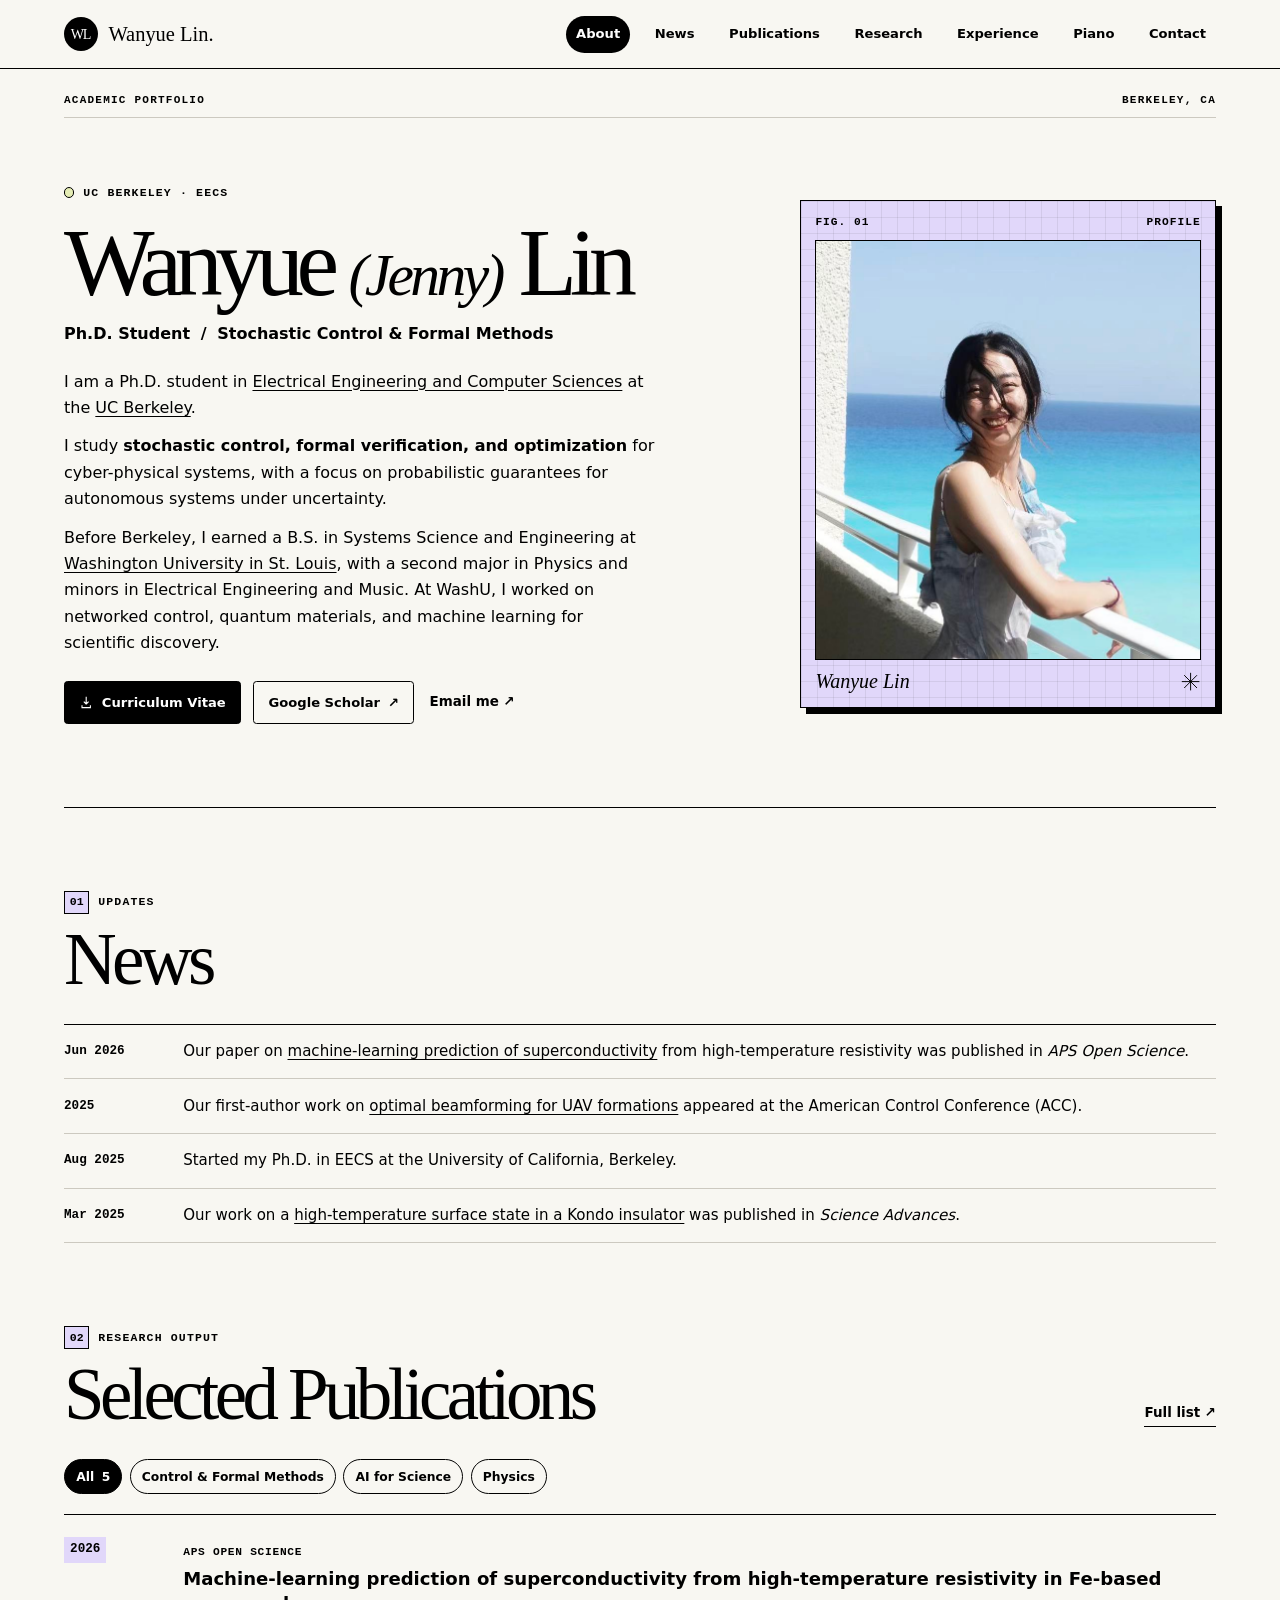
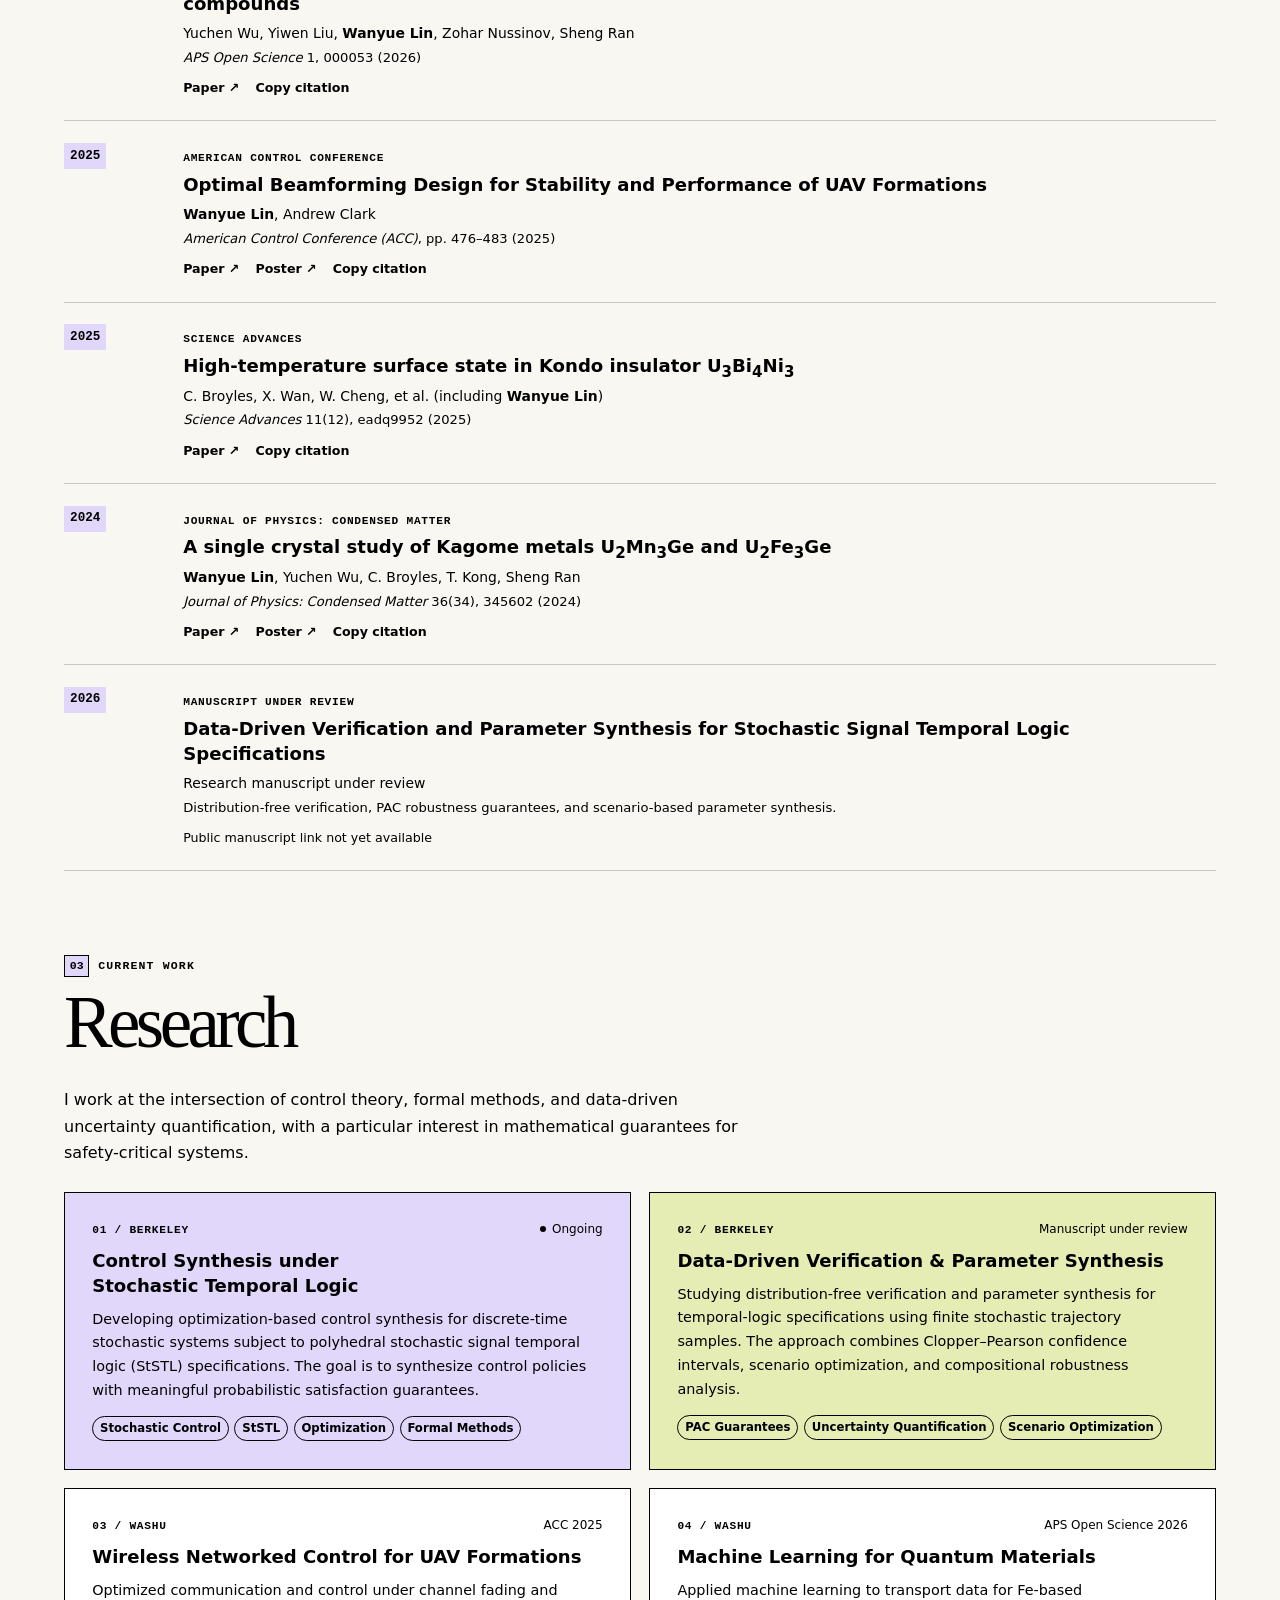
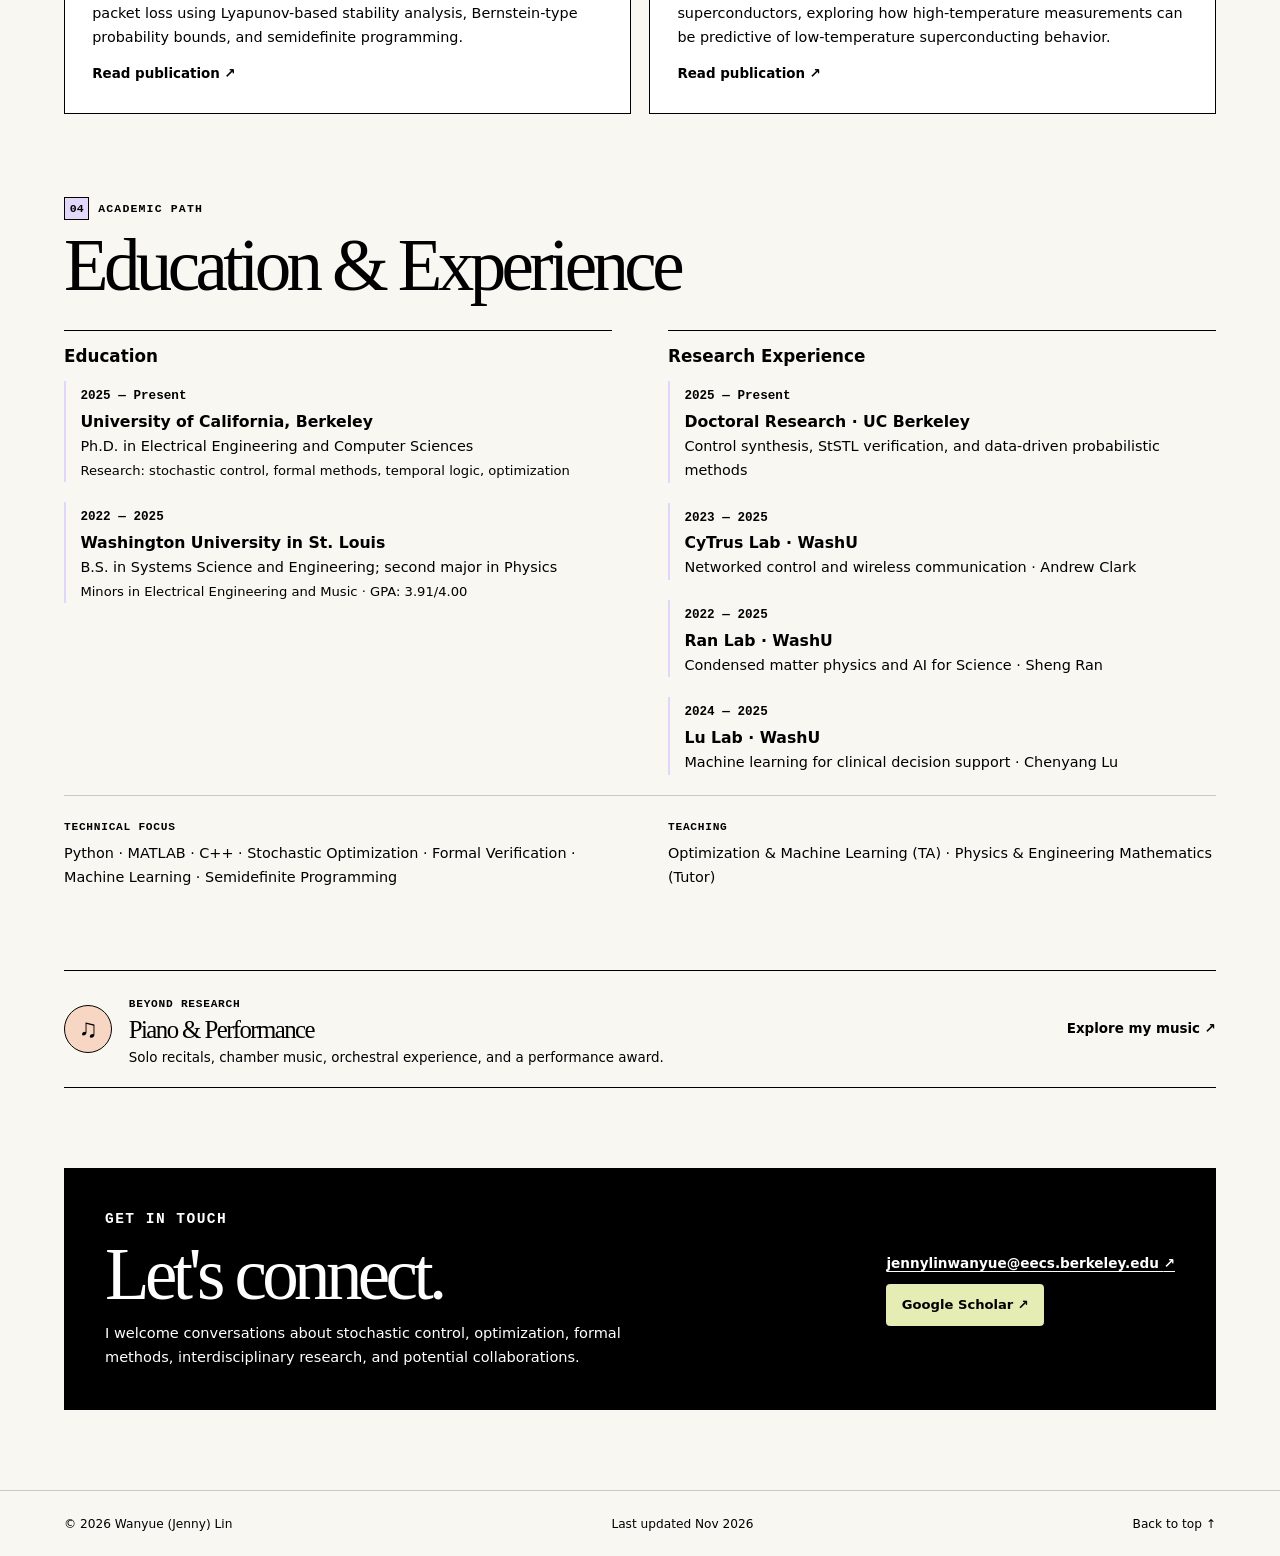
<file: index.html>
<!DOCTYPE html>
<html lang="en">
<head>
  <meta charset="utf-8" />
  <meta name="viewport" content="width=device-width, initial-scale=1" />
  <meta name="theme-color" content="#f8f7f2" />
  <meta name="description" content="Wanyue (Jenny) Lin is a Ph.D. student in EECS at UC Berkeley working on stochastic control, formal verification, temporal logic, and optimization." />
  <meta property="og:type" content="website" />
  <meta property="og:title" content="Wanyue (Jenny) Lin | Research" />
  <meta property="og:description" content="Ph.D. student in EECS at UC Berkeley. Stochastic control, formal methods, and optimization for reliable cyber-physical systems." />
  <title>Wanyue (Jenny) Lin | UC Berkeley EECS</title>
  <link rel="icon" type="image/svg+xml" href="assets/favicon.svg" />
  <link rel="stylesheet" href="styles.css" />
  <script src="script.js" defer></script>
</head>
<body id="top">
  <a class="skip-link" href="#about">Skip to main content</a>
  <header class="site-header">
    <div class="header-inner shell">
      <a class="brand" href="#top" aria-label="Wanyue Lin — home">
        <span class="brand-emblem" aria-hidden="true">WL</span>
        <span>Wanyue Lin<span class="brand-dot">.</span></span>
      </a>
      <button class="menu-toggle" type="button" aria-expanded="false" aria-controls="primary-nav" aria-label="Open navigation">
        <span></span><span></span><span></span>
      </button>
      <nav class="nav" id="primary-nav" aria-label="Primary navigation">
        <a href="#about" class="active" aria-current="location">About</a>
        <a href="#news">News</a>
        <a href="#publications">Publications</a>
        <a href="#research">Research</a>
        <a href="#experience">Experience</a>
        <a href="piano.html">Piano</a>
        <a href="#contact">Contact</a>
      </nav>
    </div>
  </header>

  <main>
    <section class="hero shell" id="about" aria-labelledby="hero-title">
      <div class="hero-rail" aria-hidden="true">
        <span>ACADEMIC PORTFOLIO</span>
        <span>BERKELEY, CA</span>
      </div>
      <div class="hero-copy">
        <div class="eyebrow">UC Berkeley · EECS</div>
        <h1 id="hero-title">Wanyue <span class="name-light">(Jenny)</span> Lin</h1>
        <p class="hero-subtitle">Ph.D. Student <span aria-hidden="true">/</span> Stochastic Control &amp; Formal Methods</p>
        <p class="lead">I am a Ph.D. student in <a href="https://eecs.berkeley.edu/" target="_blank" rel="noopener noreferrer">Electrical Engineering and Computer Sciences</a> at the <a href="https://www.berkeley.edu/" target="_blank" rel="noopener noreferrer">UC Berkeley</a>.</p>
        <p>I study <strong>stochastic control, formal verification, and optimization</strong> for cyber-physical systems, with a focus on probabilistic guarantees for autonomous systems under uncertainty.</p>
        <p>Before Berkeley, I earned a B.S. in Systems Science and Engineering at <a href="https://wustl.edu/" target="_blank" rel="noopener noreferrer">Washington University in St. Louis</a>, with a second major in Physics and minors in Electrical Engineering and Music. At WashU, I worked on networked control, quantum materials, and machine learning for scientific discovery.</p>
        <div class="hero-actions">
          <a class="button primary" href="assets/Wanyue_Lin_CV.pdf" target="_blank" rel="noopener noreferrer"><svg viewBox="0 0 24 24" aria-hidden="true"><path d="M12 3v12m0 0 4-4m-4 4-4-4M5 17v4h14v-4"/></svg> Curriculum Vitae</a>
          <a class="button secondary" href="https://scholar.google.com/citations?user=S7SV08AAAAAJ" target="_blank" rel="noopener noreferrer">Google Scholar <span aria-hidden="true">↗</span></a>
          <a class="text-link" href="mailto:jennylinwanyue@eecs.berkeley.edu">Email me <span aria-hidden="true">↗</span></a>
        </div>
      </div>
      <figure class="photo-plate">
        <div class="plate-label" aria-hidden="true"><span>FIG. 01</span><span>PROFILE</span></div>
        <div class="plate-image">
          <img class="hero-photo" src="assets/profile.jpg" width="771" height="841"
               alt="Wanyue Lin by the ocean" />
        </div>
        <figcaption>
          <span>Wanyue Lin</span>
          <svg class="plate-spark" viewBox="0 0 24 24" fill="none" aria-hidden="true">
            <path d="M12 1v22M1 12h22M4 4l16 16M20 4 4 20" stroke="currentColor" stroke-width="1.2"/>
          </svg>
        </figcaption>
      </figure>
    </section>

    <section class="section-block shell" id="news" aria-labelledby="news-heading">
      <div class="section-heading"><div><p class="section-kicker"><span class="section-index" aria-hidden="true">01</span>UPDATES</p><h2 id="news-heading">News</h2></div></div>
      <div class="news-list">
        <div class="news-item"><time datetime="2026-06">Jun 2026</time><p>Our paper on <a href="https://doi.org/10.1103/r63k-rfdq" target="_blank" rel="noopener noreferrer">machine-learning prediction of superconductivity</a> from high-temperature resistivity was published in <em>APS Open Science</em>.</p></div>
        <div class="news-item"><time datetime="2025">2025</time><p>Our first-author work on <a href="https://doi.org/10.23919/ACC63710.2025.11107781" target="_blank" rel="noopener noreferrer">optimal beamforming for UAV formations</a> appeared at the American Control Conference (ACC).</p></div>
        <div class="news-item"><time datetime="2025-08">Aug 2025</time><p>Started my Ph.D. in EECS at the University of California, Berkeley.</p></div>
        <div class="news-item"><time datetime="2025-03">Mar 2025</time><p>Our work on a <a href="https://doi.org/10.1126/sciadv.adq9952" target="_blank" rel="noopener noreferrer">high-temperature surface state in a Kondo insulator</a> was published in <em>Science Advances</em>.</p></div>
      </div>
    </section>

    <section class="section-block shell" id="publications" aria-labelledby="publications-heading">
      <div class="section-heading"><div><p class="section-kicker"><span class="section-index" aria-hidden="true">02</span>RESEARCH OUTPUT</p><h2 id="publications-heading">Selected Publications</h2></div><a class="section-tail" href="https://scholar.google.com/citations?user=S7SV08AAAAAJ" target="_blank" rel="noopener noreferrer">Full list ↗</a></div>
      <div class="filter-bar" role="group" aria-label="Filter publications by area">
        <button type="button" class="filter-chip is-active" data-filter="all" aria-pressed="true">All <span>5</span></button>
        <button type="button" class="filter-chip" data-filter="control" aria-pressed="false">Control &amp; Formal Methods</button>
        <button type="button" class="filter-chip" data-filter="ai" aria-pressed="false">AI for Science</button>
        <button type="button" class="filter-chip" data-filter="physics" aria-pressed="false">Physics</button>
      </div>
      <div class="publication-list" id="publication-list">
        <article class="publication" data-tags="ai physics">
          <span class="pub-year">2026</span>
          <div class="pub-detail"><div class="pub-meta"><span class="pub-venue">APS Open Science</span></div><h3><a href="https://doi.org/10.1103/r63k-rfdq" target="_blank" rel="noopener noreferrer">Machine-learning prediction of superconductivity from high-temperature resistivity in Fe-based compounds</a></h3><p class="authors">Yuchen Wu, Yiwen Liu, <strong>Wanyue Lin</strong>, Zohar Nussinov, Sheng Ran</p><p class="journal"><em>APS Open Science</em> 1, 000053 (2026)</p><div class="pub-links"><a href="https://doi.org/10.1103/r63k-rfdq" target="_blank" rel="noopener noreferrer">Paper ↗</a><button class="citation-copy" type="button" data-citation="Y. Wu, Y. Liu, W. Lin, Z. Nussinov, and S. Ran, ‘Machine-learning prediction of superconductivity from high-temperature resistivity in Fe-based compounds,’ APS Open Science 1, 000053 (2026). https://doi.org/10.1103/r63k-rfdq">Copy citation</button></div></div>
        </article>
        <article class="publication" data-tags="control">
          <span class="pub-year">2025</span>
          <div class="pub-detail"><div class="pub-meta"><span class="pub-venue">American Control Conference</span></div><h3><a href="https://doi.org/10.23919/ACC63710.2025.11107781" target="_blank" rel="noopener noreferrer">Optimal Beamforming Design for Stability and Performance of UAV Formations</a></h3><p class="authors"><strong>Wanyue Lin</strong>, Andrew Clark</p><p class="journal"><em>American Control Conference (ACC)</em>, pp. 476–483 (2025)</p><div class="pub-links"><a href="https://doi.org/10.23919/ACC63710.2025.11107781" target="_blank" rel="noopener noreferrer">Paper ↗</a><a href="https://osf.io/tq6gj" target="_blank" rel="noopener noreferrer">Poster ↗</a><button class="citation-copy" type="button" data-citation="W. Lin and A. Clark, ‘Optimal Beamforming Design for Stability and Performance of UAV Formations,’ American Control Conference (ACC), pp. 476–483, 2025. https://doi.org/10.23919/ACC63710.2025.11107781">Copy citation</button></div></div>
        </article>
        <article class="publication" data-tags="physics">
          <span class="pub-year">2025</span>
          <div class="pub-detail"><div class="pub-meta"><span class="pub-venue">Science Advances</span></div><h3><a href="https://doi.org/10.1126/sciadv.adq9952" target="_blank" rel="noopener noreferrer">High-temperature surface state in Kondo insulator U<sub>3</sub>Bi<sub>4</sub>Ni<sub>3</sub></a></h3><p class="authors">C. Broyles, X. Wan, W. Cheng, et al. (including <strong>Wanyue Lin</strong>)</p><p class="journal"><em>Science Advances</em> 11(12), eadq9952 (2025)</p><div class="pub-links"><a href="https://doi.org/10.1126/sciadv.adq9952" target="_blank" rel="noopener noreferrer">Paper ↗</a><button class="citation-copy" type="button" data-citation="C. Broyles, X. Wan, W. Cheng, et al., ‘High-temperature surface state in Kondo insulator U3Bi4Ni3,’ Science Advances 11(12), eadq9952 (2025). https://doi.org/10.1126/sciadv.adq9952">Copy citation</button></div></div>
        </article>
        <article class="publication" data-tags="physics">
          <span class="pub-year">2024</span>
          <div class="pub-detail"><div class="pub-meta"><span class="pub-venue">Journal of Physics: Condensed Matter</span></div><h3><a href="https://doi.org/10.1088/1361-648X/ad4df8" target="_blank" rel="noopener noreferrer">A single crystal study of Kagome metals U<sub>2</sub>Mn<sub>3</sub>Ge and U<sub>2</sub>Fe<sub>3</sub>Ge</a></h3><p class="authors"><strong>Wanyue Lin</strong>, Yuchen Wu, C. Broyles, T. Kong, Sheng Ran</p><p class="journal"><em>Journal of Physics: Condensed Matter</em> 36(34), 345602 (2024)</p><div class="pub-links"><a href="https://doi.org/10.1088/1361-648X/ad4df8" target="_blank" rel="noopener noreferrer">Paper ↗</a><a href="https://osf.io/93yxc" target="_blank" rel="noopener noreferrer">Poster ↗</a><button class="citation-copy" type="button" data-citation="W. Lin, Y. Wu, C. Broyles, T. Kong, and S. Ran, ‘A single crystal study of Kagome metals U2Mn3Ge and U2Fe3Ge,’ Journal of Physics: Condensed Matter 36(34), 345602 (2024). https://doi.org/10.1088/1361-648X/ad4df8">Copy citation</button></div></div>
        </article>
        <article class="publication" data-tags="control">
          <span class="pub-year">2026</span>
          <div class="pub-detail"><div class="pub-meta"><span class="pub-venue">Manuscript under review</span></div><h3>Data-Driven Verification and Parameter Synthesis for Stochastic Signal Temporal Logic Specifications</h3><p class="authors">Research manuscript under review</p><p class="journal">Distribution-free verification, PAC robustness guarantees, and scenario-based parameter synthesis.</p><div class="pub-links"><span class="unavailable">Public manuscript link not yet available</span></div></div>
        </article>
      </div>
    </section>

    <section class="section-block shell" id="research" aria-labelledby="research-heading">
      <div class="section-heading"><div><p class="section-kicker"><span class="section-index" aria-hidden="true">03</span>CURRENT WORK</p><h2 id="research-heading">Research</h2></div></div>
      <p class="section-intro">I work at the intersection of control theory, formal methods, and data-driven uncertainty quantification, with a particular interest in mathematical guarantees for safety-critical systems.</p>
      <div class="research-grid">
        <article class="research-card"><div class="project-top"><span class="project-index">01 / BERKELEY</span><span class="project-status"><span class="status-dot"></span> Ongoing</span></div><h3>Control Synthesis under Stochastic Temporal Logic</h3><p>Developing optimization-based control synthesis for discrete-time stochastic systems subject to polyhedral stochastic signal temporal logic (StSTL) specifications. The goal is to synthesize control policies with meaningful probabilistic satisfaction guarantees.</p><div class="research-tags"><span>Stochastic Control</span><span>StSTL</span><span>Optimization</span><span>Formal Methods</span></div></article>
        <article class="research-card"><div class="project-top"><span class="project-index">02 / BERKELEY</span><span class="project-status">Manuscript under review</span></div><h3>Data-Driven Verification &amp; Parameter Synthesis</h3><p>Studying distribution-free verification and parameter synthesis for temporal-logic specifications using finite stochastic trajectory samples. The approach combines Clopper–Pearson confidence intervals, scenario optimization, and compositional robustness analysis.</p><div class="research-tags"><span>PAC Guarantees</span><span>Uncertainty Quantification</span><span>Scenario Optimization</span></div></article>
        <article class="research-card"><div class="project-top"><span class="project-index">03 / WASHU</span><span class="project-status">ACC 2025</span></div><h3>Wireless Networked Control for UAV Formations</h3><p>Optimized communication and control under channel fading and packet loss using Lyapunov-based stability analysis, Bernstein-type probability bounds, and semidefinite programming.</p><a href="https://doi.org/10.23919/ACC63710.2025.11107781" target="_blank" rel="noopener noreferrer" class="inline-action">Read publication ↗</a></article>
        <article class="research-card"><div class="project-top"><span class="project-index">04 / WASHU</span><span class="project-status">APS Open Science 2026</span></div><h3>Machine Learning for Quantum Materials</h3><p>Applied machine learning to transport data for Fe-based superconductors, exploring how high-temperature measurements can be predictive of low-temperature superconducting behavior.</p><a href="https://doi.org/10.1103/r63k-rfdq" target="_blank" rel="noopener noreferrer" class="inline-action">Read publication ↗</a></article>
      </div>
    </section>

    <section class="section-block shell" id="experience" aria-labelledby="experience-heading">
      <div class="section-heading"><div><p class="section-kicker"><span class="section-index" aria-hidden="true">04</span>ACADEMIC PATH</p><h2 id="experience-heading">Education &amp; Experience</h2></div></div>
      <div class="experience-grid">
        <div class="experience-column"><h3 class="subheading">Education</h3>
          <div class="timeline">
            <div class="timeline-item"><span class="timeline-date">2025 — Present</span><h4>University of California, Berkeley</h4><p>Ph.D. in Electrical Engineering and Computer Sciences</p><p class="small-note">Research: stochastic control, formal methods, temporal logic, optimization</p></div>
            <div class="timeline-item"><span class="timeline-date">2022 — 2025</span><h4>Washington University in St. Louis</h4><p>B.S. in Systems Science and Engineering; second major in Physics</p><p class="small-note">Minors in Electrical Engineering and Music · GPA: 3.91/4.00</p></div>
          </div>
        </div>
        <div class="experience-column"><h3 class="subheading">Research Experience</h3>
          <div class="timeline">
            <div class="timeline-item"><span class="timeline-date">2025 — Present</span><h4>Doctoral Research · UC Berkeley</h4><p>Control synthesis, StSTL verification, and data-driven probabilistic methods</p></div>
            <div class="timeline-item"><span class="timeline-date">2023 — 2025</span><h4>CyTrus Lab · WashU</h4><p>Networked control and wireless communication · Andrew Clark</p></div>
            <div class="timeline-item"><span class="timeline-date">2022 — 2025</span><h4>Ran Lab · WashU</h4><p>Condensed matter physics and AI for Science · Sheng Ran</p></div>
            <div class="timeline-item"><span class="timeline-date">2024 — 2025</span><h4>Lu Lab · WashU</h4><p>Machine learning for clinical decision support · Chenyang Lu</p></div>
          </div>
        </div>
      </div>
      <div class="skills-bar"><div><span class="skills-label">Technical focus</span><p>Python · MATLAB · C++ · Stochastic Optimization · Formal Verification · Machine Learning · Semidefinite Programming</p></div><div><span class="skills-label">Teaching</span><p>Optimization &amp; Machine Learning (TA) · Physics &amp; Engineering Mathematics (Tutor)</p></div></div>
    </section>

    <aside class="music-teaser shell" aria-label="Piano and performance">
      <div class="music-teaser-icon" aria-hidden="true">♫</div>
      <div class="music-teaser-copy"><span class="music-teaser-kicker">BEYOND RESEARCH</span><h2>Piano &amp; Performance</h2><p>Solo recitals, chamber music, orchestral experience, and a performance award.</p></div>
      <a class="music-teaser-link" href="piano.html">Explore my music <span aria-hidden="true">↗</span></a>
    </aside>

    <section class="section-block shell contact-section" id="contact" aria-labelledby="contact-heading">
      <div class="contact-content"><div><p class="section-kicker">GET IN TOUCH</p><h2 id="contact-heading">Let's connect.</h2><p>I welcome conversations about stochastic control, optimization, formal methods, interdisciplinary research, and potential collaborations.</p></div><div class="contact-actions"><a href="mailto:jennylinwanyue@eecs.berkeley.edu" class="contact-email">jennylinwanyue@eecs.berkeley.edu <span aria-hidden="true">↗</span></a><a href="https://scholar.google.com/citations?user=S7SV08AAAAAJ" target="_blank" rel="noopener noreferrer" class="button secondary">Google Scholar ↗</a></div></div>
    </section>
  </main>

  <footer class="site-footer"><div class="shell footer-inner"><span>© <span id="copyright-year">2026</span> Wanyue (Jenny) Lin</span><span>Last updated Nov 2026</span><a href="#top">Back to top ↑</a></div></footer>
  <div class="toast" role="status" aria-live="polite" aria-atomic="true" id="toast"></div>
</body>
</html>
</file>
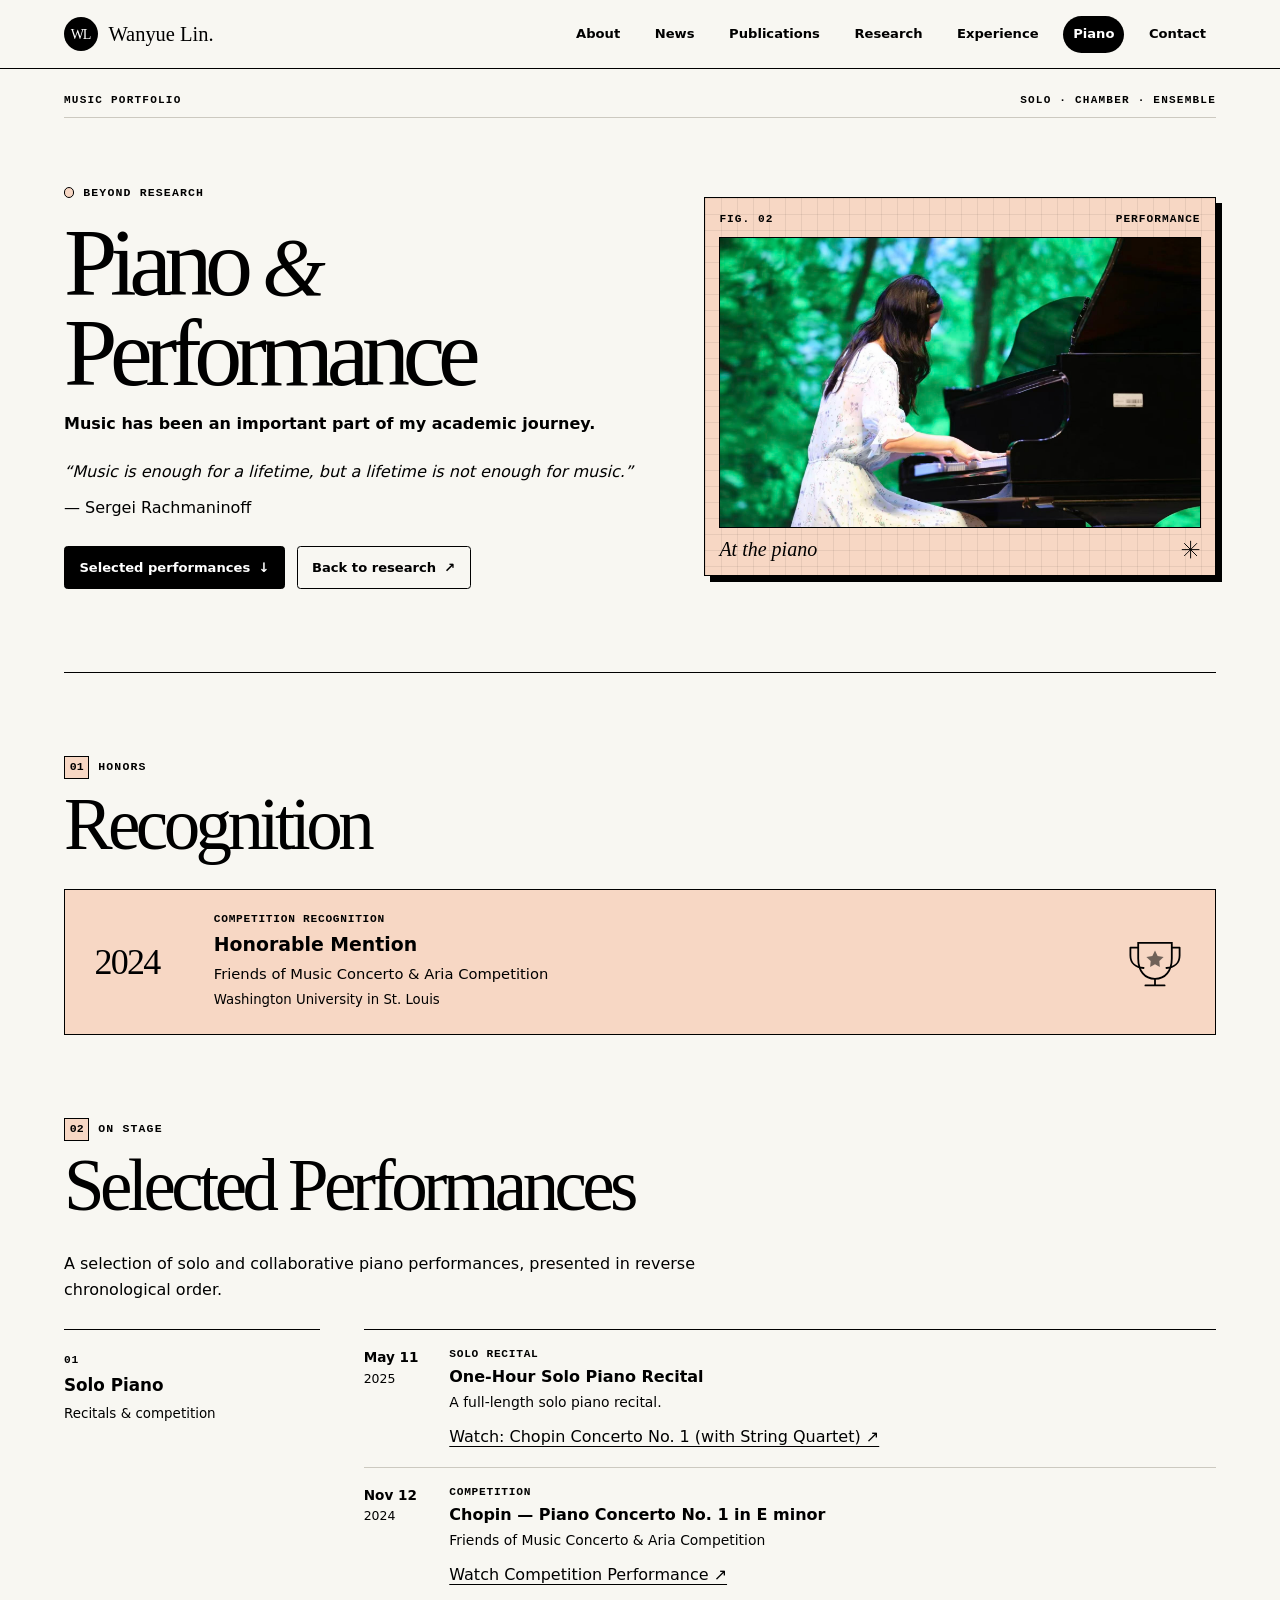
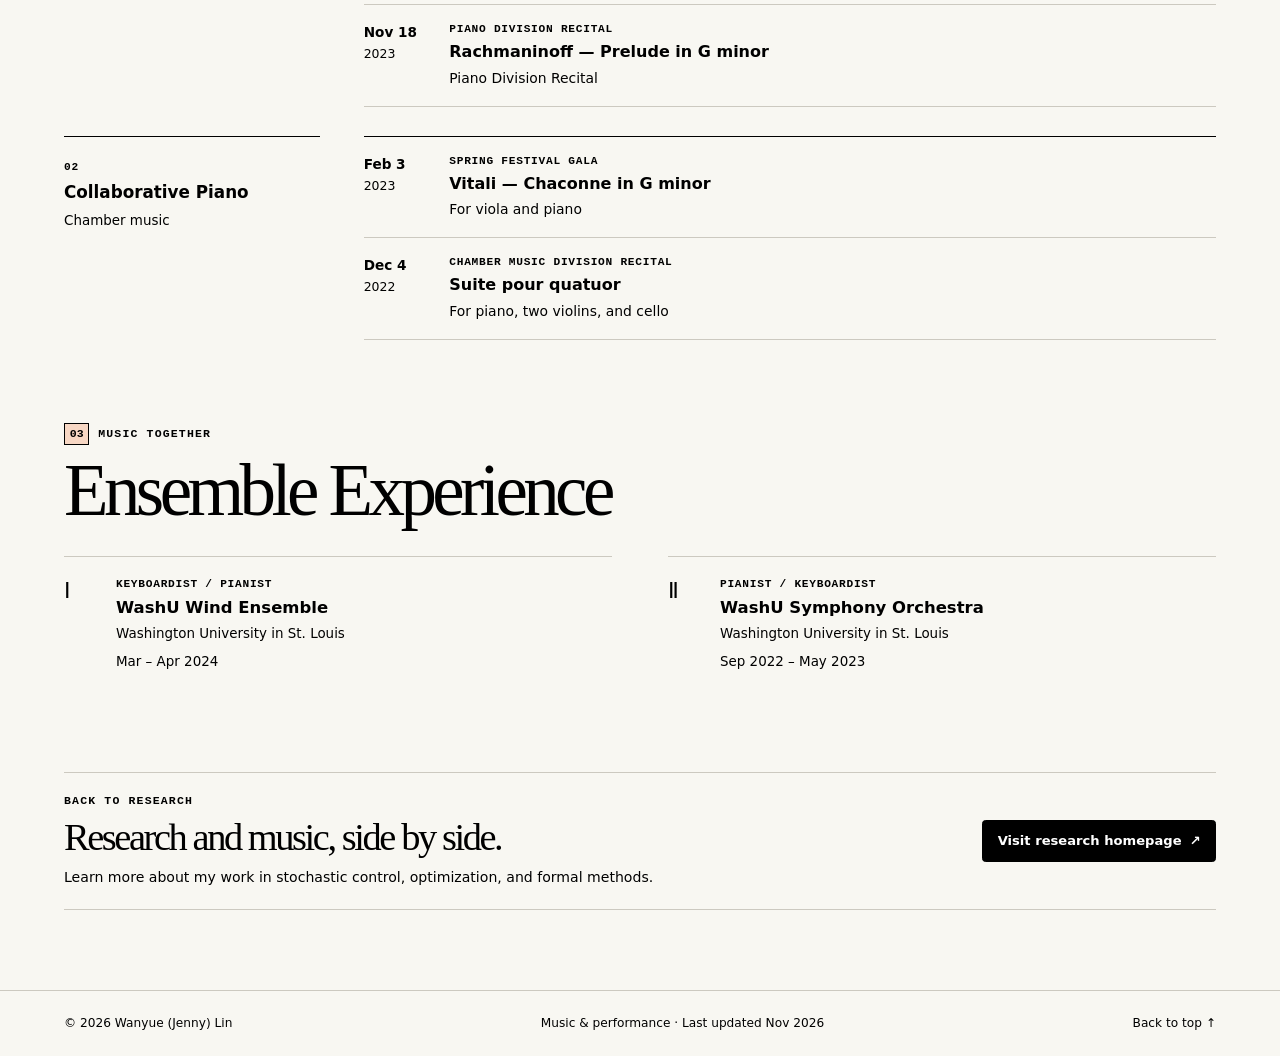
<file: piano.html>
<!DOCTYPE html>
<html lang="en">

<head>
  <meta charset="utf-8" />
  <meta name="viewport" content="width=device-width, initial-scale=1" />
  <meta name="theme-color" content="#f8f7f2" />

  <meta
    name="description"
    content="Piano performances, competition recognition, chamber music, and ensemble experience of Wanyue (Jenny) Lin."
  />

  <meta property="og:type" content="website" />
  <meta
    property="og:title"
    content="Piano &amp; Performance | Wanyue (Jenny) Lin"
  />
  <meta
    property="og:description"
    content="Solo recitals, competition recognition, chamber music, and orchestral performances."
  />

  <title>Piano &amp; Performance | Wanyue (Jenny) Lin</title>

  <link rel="icon" type="image/svg+xml" href="assets/favicon.svg" />
  <link rel="stylesheet" href="styles.css" />
  <script src="script.js" defer></script>

  <!-- Performance video links -->
  <style>
    .performance-video-link {
      display: inline-block;
      margin-top: 10px;
      color: inherit;
      text-decoration: underline;
      text-underline-offset: 4px;
      transition: opacity 0.2s ease;
    }

    .performance-video-link:hover {
      opacity: 0.7;
    }
  </style>
</head>

<body class="music-page" id="top">

  <a class="skip-link" href="#music-main">
    Skip to main content
  </a>

  <!-- =========================
       HEADER & NAVIGATION
       ========================= -->

  <header class="site-header">
    <div class="header-inner shell">

      <a
        class="brand"
        href="index.html#top"
        aria-label="Wanyue Lin — home"
      >
        <span class="brand-emblem" aria-hidden="true">WL</span>
        <span>
          Wanyue Lin<span class="brand-dot">.</span>
        </span>
      </a>

      <button
        class="menu-toggle"
        type="button"
        aria-expanded="false"
        aria-controls="primary-nav"
        aria-label="Open navigation"
      >
        <span></span>
        <span></span>
        <span></span>
      </button>

      <nav
        class="nav"
        id="primary-nav"
        aria-label="Primary navigation"
      >
        <a href="index.html#about">About</a>
        <a href="index.html#news">News</a>
        <a href="index.html#publications">Publications</a>
        <a href="index.html#research">Research</a>
        <a href="index.html#experience">Experience</a>
        <a
          href="piano.html"
          class="active"
          aria-current="page"
        >
          Piano
        </a>
        <a href="index.html#contact">Contact</a>
      </nav>

    </div>
  </header>

  <main id="music-main">

    <!-- =========================
         HERO SECTION
         ========================= -->

    <section
      class="music-hero shell"
      aria-labelledby="music-heading"
    >

      <div class="hero-rail" aria-hidden="true">
        <span>MUSIC PORTFOLIO</span>
        <span>SOLO · CHAMBER · ENSEMBLE</span>
      </div>

      <div class="music-hero-copy">

        <div class="eyebrow">BEYOND RESEARCH</div>

        <h1 id="music-heading">
          Piano
          <span class="music-amp">&amp;</span><br />
          Performance
        </h1>

        <p class="music-hero-lead">
          Music has been an important part of my academic journey.
        </p>
        <p>
  <em>
    “Music is enough for a lifetime,
    but a lifetime is not enough for music.”
  </em>
  <br />
  <span style="display: inline-block; margin-top: 10px;">
    — Sergei Rachmaninoff
  </span>
</p>

        <div class="music-hero-links">

          <a href="#performances" class="button primary">
            Selected performances
            <span aria-hidden="true">↓</span>
          </a>

          <a href="index.html" class="button secondary">
            Back to research
            <span aria-hidden="true">↗</span>
          </a>

        </div>
      </div>

      <!-- Hero photograph -->

      <figure class="photo-plate">

        <div class="plate-label" aria-hidden="true">
          <span>FIG. 02</span>
          <span>PERFORMANCE</span>
        </div>

        <div class="plate-image">
          <img
            class="hero-photo"
            src="assets/piano-performance.jpg"
            width="1792"
            height="1080"
            alt="Wanyue Lin performing at a grand piano"
          />
        </div>

        <figcaption>
          <span>At the piano</span>

          <svg
            class="plate-spark"
            viewBox="0 0 24 24"
            fill="none"
            aria-hidden="true"
          >
            <path
              d="M12 1v22M1 12h22M4 4l16 16M20 4 4 20"
              stroke="currentColor"
              stroke-width="1.2"
            />
          </svg>
        </figcaption>

      </figure>

    </section>

    <!-- =========================
         01 — RECOGNITION
         ========================= -->

    <section
      class="section-block shell music-recognition"
      id="recognition"
      aria-labelledby="recognition-heading"
    >

      <div class="section-heading">
        <div>
          <p class="section-kicker">
            <span class="section-index" aria-hidden="true">01</span>
            HONORS
          </p>

          <h2 id="recognition-heading">
            Recognition
          </h2>
        </div>
      </div>

      <div class="music-award">

        <div class="award-year">2024</div>

        <div class="award-info">

          <div class="award-label">
            COMPETITION RECOGNITION
          </div>

          <h3>Honorable Mention</h3>

          <p>
            Friends of Music Concerto &amp; Aria Competition
          </p>

          <span>Washington University in St. Louis</span>

        </div>

        <div class="award-mark" aria-hidden="true">
          <svg viewBox="0 0 100 100" fill="none">

            <path
              d="M22 18h56v26c0 21-11 34-28 34S22 65 22 44V18Z"
              stroke="currentColor"
              stroke-width="3"
            />

            <path
              d="M22 26H9v13c0 13 9 20 22 21M78 26h13v13c0 13-9 20-22 21M50 79v10M34 89h32"
              stroke="currentColor"
              stroke-width="3"
              stroke-linecap="round"
              stroke-linejoin="round"
            />

            <path
              d="m50 31 4.4 9.1 10 1.4-7.2 7 .9 10-8.1-4.7-8.1 4.7.9-10-7.2-7 10-1.4L50 31Z"
              fill="currentColor"
              opacity=".55"
            />

          </svg>
        </div>

      </div>

    </section>

    <!-- =========================
         02 — SELECTED PERFORMANCES
         ========================= -->

    <section
      class="section-block shell"
      id="performances"
      aria-labelledby="performances-heading"
    >

      <div class="section-heading">
        <div>
          <p class="section-kicker">
            <span class="section-index" aria-hidden="true">02</span>
            ON STAGE
          </p>

          <h2 id="performances-heading">
            Selected Performances
          </h2>
        </div>
      </div>

      <div class="music-section-intro">
        A selection of solo and collaborative piano performances,
        presented in reverse chronological order.
      </div>

      <!-- =======================
           GROUP 01 — SOLO PIANO
           ======================= -->

      <div class="performance-group">

        <div class="music-column-heading">
          <span class="music-section-number">01</span>
          <h3>Solo Piano</h3>
          <span>Recitals &amp; competition</span>
        </div>

        <div class="performance-list">

          <!-- May 11, 2025 — Solo Recital -->

          <article class="performance-card">

            <div class="performance-date">
              <strong>May 11</strong>
              <span>2025</span>
            </div>

            <div class="performance-content">

              <div class="performance-tag">
                SOLO RECITAL
              </div>

              <h4>One-Hour Solo Piano Recital</h4>

              <p>
                A full-length solo piano recital.
              </p>

              <a
                class="performance-video-link"
                href="https://youtu.be/UwGxj7Z0oEM"
                target="_blank"
                rel="noopener noreferrer"
                aria-label="Watch Chopin Piano Concerto No. 1, First Movement, with String Quartet on YouTube"
              >
                Watch: Chopin Concerto No. 1
                (with String Quartet) ↗
              </a>

            </div>
          </article>

          <!-- Nov 12, 2024 — Concerto Competition -->

          <article class="performance-card">

            <div class="performance-date">
              <strong>Nov 12</strong>
              <span>2024</span>
            </div>

            <div class="performance-content">

              <div class="performance-tag">
                COMPETITION
              </div>

              <h4>
                Chopin — Piano Concerto No. 1 in E minor
              </h4>

              <p>
                Friends of Music Concerto &amp; Aria Competition
              </p>

              <a
                class="performance-video-link"
                href="https://youtu.be/WfhF5PD_Ygk"
                target="_blank"
                rel="noopener noreferrer"
                aria-label="Watch Chopin Piano Concerto No. 1 competition performance on YouTube"
              >
                Watch Competition Performance ↗
              </a>

            </div>
          </article>

          <!-- Nov 18, 2023 — Piano Division Recital -->

          <article class="performance-card">

            <div class="performance-date">
              <strong>Nov 18</strong>
              <span>2023</span>
            </div>

            <div class="performance-content">

              <div class="performance-tag">
                PIANO DIVISION RECITAL
              </div>

              <h4>
                Rachmaninoff — Prelude in G minor
              </h4>

              <p>Piano Division Recital</p>

            </div>
          </article>

        </div>
      </div>

      <!-- =======================
           GROUP 02 — CHAMBER MUSIC
           ======================= -->

      <div class="performance-group">

        <div class="music-column-heading">
          <span class="music-section-number">02</span>
          <h3>Collaborative Piano</h3>
          <span>Chamber music</span>
        </div>

        <div class="performance-list">

          <!-- Feb 3, 2023 — Spring Festival Gala -->

          <article class="performance-card">

            <div class="performance-date">
              <strong>Feb 3</strong>
              <span>2023</span>
            </div>

            <div class="performance-content">

              <div class="performance-tag">
                SPRING FESTIVAL GALA
              </div>

              <h4>
                Vitali — Chaconne in G minor
              </h4>

              <p>For viola and piano</p>

            </div>
          </article>

          <!-- Dec 4, 2022 — Chamber Music Recital -->

          <article class="performance-card">

            <div class="performance-date">
              <strong>Dec 4</strong>
              <span>2022</span>
            </div>

            <div class="performance-content">

              <div class="performance-tag">
                CHAMBER MUSIC DIVISION RECITAL
              </div>

              <h4>Suite pour quatuor</h4>

              <p>
                For piano, two violins, and cello
              </p>

            </div>
          </article>

        </div>
      </div>

    </section>

    <!-- =========================
         03 — ENSEMBLE EXPERIENCE
         ========================= -->

    <section
      class="section-block shell"
      id="ensembles"
      aria-labelledby="ensembles-heading"
    >

      <div class="section-heading">
        <div>
          <p class="section-kicker">
            <span class="section-index" aria-hidden="true">03</span>
            MUSIC TOGETHER
          </p>

          <h2 id="ensembles-heading">
            Ensemble Experience
          </h2>
        </div>
      </div>

      <div class="ensemble-grid">

        <!-- WashU Wind Ensemble -->

        <article class="ensemble-card">

          <div class="ensemble-visual" aria-hidden="true">
            <span>Ⅰ</span>
          </div>

          <div>

            <div class="ensemble-category">
              KEYBOARDIST / PIANIST
            </div>

            <h3>WashU Wind Ensemble</h3>

            <p>Washington University in St. Louis</p>

            <time>Mar – Apr 2024</time>

          </div>
        </article>

        <!-- WashU Symphony Orchestra -->

        <article class="ensemble-card">

          <div class="ensemble-visual" aria-hidden="true">
            <span>Ⅱ</span>
          </div>

          <div>

            <div class="ensemble-category">
              PIANIST / KEYBOARDIST
            </div>

            <h3>WashU Symphony Orchestra</h3>

            <p>Washington University in St. Louis</p>

            <time>Sep 2022 – May 2023</time>

          </div>
        </article>

      </div>

    </section>

    <!-- =========================
         BACK TO RESEARCH
         ========================= -->

    <section class="music-bottom shell">

      <div>

        <p class="section-kicker">
          BACK TO RESEARCH
        </p>

        <h2>
          Research and music, side by side.
        </h2>

        <p>
          Learn more about my work in stochastic control,
          optimization, and formal methods.
        </p>

      </div>

      <a class="button primary" href="index.html">
        Visit research homepage
        <span aria-hidden="true">↗</span>
      </a>

    </section>

  </main>

  <!-- =========================
       FOOTER
       ========================= -->

  <footer class="site-footer">

    <div class="shell footer-inner">

      <span>
        © <span id="copyright-year">2026</span>
        Wanyue (Jenny) Lin
      </span>

      <span>
        Music &amp; performance · Last updated Nov 2026
      </span>

      <a href="#top">
        Back to top ↑
      </a>

    </div>

  </footer>

  <!-- Toast notification -->
  <div
    class="toast"
    role="status"
    aria-live="polite"
    aria-atomic="true"
    id="toast"
  ></div>

</body>
</html>
</file>
<file: styles.css>
:root {
  color-scheme: light;
  --paper: #f8f7f2;
  --white: #fff;
  --ink: #000;
  --line: #ccc9c0;
  --lavender: #e1d7fa;
  --lime: #e5edb5;
  --apricot: #f7d7c4;
  --serif: Georgia, "Times New Roman", serif;
  --sans: system-ui, -apple-system, BlinkMacSystemFont, "Segoe UI", sans-serif;
  --mono: ui-monospace, "SFMono-Regular", Consolas, "Liberation Mono", monospace;
  --gutter: clamp(1.25rem, 5vw, 3.5rem);
}

*, *::before, *::after { box-sizing: border-box; }
html { scroll-behavior: smooth; scroll-padding-top: 6rem; }
body { margin: 0; background: var(--paper); color: var(--ink); font: 1rem / 1.65 var(--sans); }
h1, h2, h3, h4, p, figure { margin: 0; }
h1, h2, h3, h4 { color: var(--ink); }
h1, h2 { font-family: var(--serif); font-weight: 400; }
h2 { font-size: clamp(2.25rem, 5.7vw, 4.6rem); line-height: .98; letter-spacing: -.063em; }
h3, h4 { line-height: 1.38; }
a { color: var(--ink); text-underline-offset: .21em; }
a:hover { text-decoration-thickness: 2px; }
button { font: inherit; }
:focus-visible { outline: 2px solid var(--ink); outline-offset: 4px; }
[hidden] { display: none !important; }

.shell { width: min(calc(100% - 2 * var(--gutter)), 72rem); margin-inline: auto; }
.skip-link {
  position: fixed;
  z-index: 30;
  top: 1rem;
  left: 1rem;
  padding: .65rem 1rem;
  background: var(--white);
  transform: translateY(-180%);
}
.skip-link:focus { transform: none; }
.site-header { position: sticky; z-index: 10; top: 0; border-bottom: 1px solid var(--ink); background: var(--paper); }
.header-inner { display: flex; min-height: 4.25rem; align-items: center; justify-content: space-between; gap: 1.5rem; }
.brand {
  display: inline-flex;
  align-items: center;
  gap: .65rem;
  color: var(--ink);
  font: 1.28rem / 1 var(--serif);
  text-decoration: none;
  white-space: nowrap;
}
.brand-emblem {
  display: grid;
  width: 2.125rem;
  height: 2.125rem;
  place-items: center;
  padding-right: .08em;
  border-radius: 50%;
  background: var(--ink);
  color: var(--white);
  font-size: .88rem;
  letter-spacing: -.09em;
}
.nav { display: flex; align-items: center; gap: clamp(.25rem, 1.15vw, 1.05rem); }

.nav a {
  padding: .48rem .62rem;
  border-radius: 2rem;
  color: var(--ink);
  font-size: .82rem;
  font-weight: 630;
  text-decoration: none;
}

.nav a:hover { background: var(--lavender); }
.nav a.active { background: var(--ink); color: var(--white); }
.menu-toggle { display: none; }

.hero, .music-hero {
  display: grid;
  grid-template-columns: minmax(0, 1.55fr) minmax(0, 1fr);
  gap: clamp(2rem, 5.2vw, 4.45rem);
  align-items: center;
  padding-block: 1rem clamp(3.5rem, 6.5vw, 5.75rem);
  border-bottom: 1px solid var(--ink);
}

.hero-rail {
  grid-column: 1 / -1;
  display: flex;
  justify-content: space-between;
  gap: .85rem;
  padding-block: .52rem;
  border-bottom: 1px solid var(--line);
  font: 650 .69rem / 1.4 var(--mono);
  letter-spacing: .11em;
}

.hero-rail span:last-child { text-align: right; }

.eyebrow, .section-kicker {
  color: var(--ink);
  font: 700 .72rem / 1.4 var(--mono);
  letter-spacing: .1em;
  text-transform: uppercase;
}

.eyebrow {
  display: flex;
  align-items: center;
  gap: .55rem;
  margin-bottom: 1.05rem;
}

.eyebrow::before {
  width: .65rem;
  height: .65rem;
  border: 1px solid var(--ink);
  border-radius: 50%;
  background: var(--lime);
  content: "";
}

.hero h1, .music-hero h1 {
  font-size: clamp(3rem, 7.5vw, 6.5rem);
  line-height: .94;
  letter-spacing: -.077em;
}

.name-light {
  font-size: .62em;
  font-style: italic;
  letter-spacing: -.06em;
  white-space: nowrap;
}

.hero-subtitle, .music-hero-lead { margin-block: .8rem 1.35rem; color: var(--ink); font-size: 1rem; font-weight: 690; }
.hero-subtitle span { margin-inline: .32rem; color: var(--ink); }
.hero-copy p, .music-hero-copy p { max-width: 37rem; }
.hero-copy p + p, .music-hero-copy p + p { margin-top: .75rem; }
.hero-copy strong { color: var(--ink); font-weight: 660; }
.hero-actions, .music-hero-links { display: flex; align-items: center; flex-wrap: wrap; gap: .6rem .75rem; margin-top: 1.55rem; }
.button {
  display: inline-flex;
  align-items: center;
  justify-content: center;
  gap: .5rem;
  min-height: 2.65rem;
  padding: .58rem .9rem;
  border: 1px solid var(--ink);
  border-radius: .22rem;
  font-size: .82rem;
  font-weight: 650;
  text-decoration: none;
}
.button.primary { background: var(--ink); color: var(--white); }
.button.primary:hover { background: var(--lime); color: var(--ink); }
.button.secondary { background: var(--paper); color: var(--ink); }
.button.secondary:hover { background: var(--lavender); }
.button svg { width: .9rem; height: .9rem; fill: none; stroke: currentColor; stroke-width: 1.8; }
.text-link { margin-left: .2rem; }
.text-link, .section-tail, .inline-action, .music-teaser-link { font-size: .84rem; font-weight: 650; text-decoration: none; }
.text-link:hover, .section-tail:hover, .inline-action:hover, .music-teaser-link:hover { text-decoration: underline; }

.photo-plate {
  --plate-color: var(--lavender);
  width: 100%;
  max-width: 26rem;
  justify-self: end;
  padding: .9rem;
  border: 1px solid var(--ink);
  background-color: var(--plate-color);
  background-image:
    linear-gradient(#00000011 1px, transparent 1px),
    linear-gradient(90deg, #00000011 1px, transparent 1px);
  background-size: 1rem 1rem;
  box-shadow: 6px 6px var(--ink);
}

.plate-label, .photo-plate figcaption {
  display: flex;
  align-items: center;
  justify-content: space-between;
  gap: .75rem;
}

.plate-label {
  margin-bottom: .65rem;
  font: 700 .7rem / 1.25 var(--mono);
  letter-spacing: .09em;
}

.plate-image { border: 1px solid var(--ink); }
.hero-photo { display: block; width: 100%; height: auto; }
.photo-plate figcaption { padding-top: .65rem; font: italic 1.25rem / 1.15 var(--serif); }
.plate-spark { width: 1.2rem; height: 1.2rem; }

.section-block { padding-top: clamp(3.5rem, 6.5vw, 5.5rem); }
.section-heading { display: flex; align-items: end; justify-content: space-between; gap: 1.25rem; margin-bottom: 1.8rem; }
.section-kicker { display: flex; align-items: center; gap: .55rem; margin-bottom: .62rem; }
.section-index {
  padding: .14rem .3rem;
  border: 1px solid var(--ink);
  background: var(--lavender);
  letter-spacing: 0;
}
.section-tail { flex-shrink: 0; margin-bottom: .2rem; padding-bottom: .15rem; border-bottom: 1px solid var(--ink); }
.section-intro, .music-section-intro { max-width: 43rem; margin-bottom: 1.6rem; color: var(--ink); }
.news-list, .publication-list { border-top: 1px solid var(--ink); }
.news-item, .publication { display: grid; grid-template-columns: 6.2rem minmax(0, 1fr); gap: 1.25rem; border-bottom: 1px solid var(--line); }
.news-item { padding-block: .9rem; font-size: .94rem; }
.news-item time, .pub-year, .timeline-date { font-family: var(--mono); }
.news-item time, .pub-year, .timeline-date { color: var(--ink); font-size: .79rem; font-variant-numeric: tabular-nums; font-weight: 650; }
.news-item time { padding-top: .12rem; }
.filter-bar { display: flex; flex-wrap: wrap; gap: .45rem; margin-bottom: 1.25rem; }
.filter-chip {
  padding: .4rem .7rem;
  border: 1px solid var(--ink);
  border-radius: 2rem;
  background: transparent;
  color: var(--ink);
  font-size: .77rem;
  font-weight: 600;
  cursor: pointer;
}
.filter-chip:hover { background: var(--lavender); }
.filter-chip.is-active { border-color: var(--ink); background: var(--ink); color: var(--white); }
.filter-chip span { margin-left: .2rem; }
.publication { padding-block: 1.35rem; }
.pub-year { justify-self: start; align-self: start; padding: .16rem .38rem; background: var(--lavender); }
.pub-meta { margin-bottom: .22rem; }
.pub-venue, .project-index, .skills-label, .music-teaser-kicker, .award-label,
.performance-tag, .ensemble-category, .music-section-number {
  color: var(--ink);
  font-family: var(--mono);
  font-size: .7rem;
  font-weight: 700;
  letter-spacing: .065em;
  line-height: 1.5;
  text-transform: uppercase;
}
.pub-detail h3 { margin-bottom: .35rem; font-size: clamp(1rem, 2vw, 1.13rem); font-weight: 670; }
.pub-detail h3 a { color: var(--ink); text-decoration: none; }
.pub-detail h3 a:hover { color: var(--ink); text-decoration: underline; }
.pub-detail sub { line-height: 0; }
.authors { font-size: .87rem; }
.authors strong { color: var(--ink); }
.journal { margin-top: .1rem; color: var(--ink); font-size: .82rem; }
.pub-links { display: flex; flex-wrap: wrap; gap: .35rem 1rem; margin-top: .6rem; }
.pub-links a, .citation-copy, .unavailable { font-size: .79rem; }
.pub-links a, .citation-copy { color: var(--ink); font-weight: 650; text-decoration: none; }
.citation-copy { padding: 0; border: 0; background: none; cursor: pointer; }
.pub-links a:hover, .citation-copy:hover { text-decoration: underline; }
.unavailable { color: var(--ink); }

.research-grid, .experience-grid, .skills-bar, .ensemble-grid {
  display: grid;
  grid-template-columns: repeat(2, minmax(0, 1fr));
  column-gap: clamp(1.5rem, 5vw, 3.5rem);
}
.research-grid { gap: 1.15rem; }
.research-card {
  padding: clamp(1.05rem, 2.4vw, 1.7rem);
  border: 1px solid var(--ink);
  background: var(--white);
}
.research-card:first-child { background: var(--lavender); }
.research-card:nth-child(2) { background: var(--lime); }
.project-top { display: flex; align-items: baseline; justify-content: space-between; flex-wrap: wrap; gap: .2rem 1rem; margin-bottom: .55rem; }
.project-status { color: var(--ink); font-size: .75rem; }
.status-dot {
  display: inline-block;
  width: .38rem;
  height: .38rem;
  margin-right: .12rem;
  border-radius: 50%;
  background: var(--ink);
  vertical-align: .08em;
}
.research-card h3 { margin-bottom: .55rem; font-size: 1.13rem; font-weight: 670; text-wrap: balance; }
.research-card p, .timeline-item p, .skills-bar p { font-size: .9rem; }
.research-tags { display: flex; flex-wrap: wrap; gap: .35rem; margin-top: .85rem; }
.research-tags span { padding: .12rem .43rem; border: 1px solid var(--ink); border-radius: 1rem; font-size: .73rem; font-weight: 620; }
.inline-action { display: inline-block; margin-top: .8rem; }
.subheading { padding-block: .85rem; border-top: 1px solid var(--ink); font-size: 1.05rem; font-weight: 670; }
.timeline-item { margin-bottom: 1.25rem; padding-left: .9rem; border-left: 2px solid var(--lavender); }
.timeline-item h4 { margin-block: .2rem .15rem; font-size: .98rem; font-weight: 660; }
.timeline-item .small-note { margin-top: .1rem; color: var(--ink); font-size: .82rem; }
.skills-bar { row-gap: 1rem; padding-top: 1rem; border-top: 1px solid var(--line); }
.skills-bar p { margin-top: .25rem; }

.music-teaser { display: flex; align-items: center; gap: 1.05rem; margin-top: clamp(3rem, 6.5vw, 5rem); padding-block: 1.15rem; border-block: 1px solid var(--ink); }
.music-teaser-icon {
  display: grid;
  flex: 0 0 3rem;
  height: 3rem;
  place-items: center;
  border: 1px solid var(--ink);
  border-radius: 50%;
  background: var(--apricot);
  color: var(--ink);
  font: 1.6rem / 1 var(--serif);
}
.music-teaser-copy { flex: 1; }
.music-teaser-copy h2 { margin-block: .13rem .3rem; font-size: 1.55rem; }
.music-teaser-copy p { color: var(--ink); font-size: .84rem; }
.contact-section { padding-block: clamp(3rem, 6.5vw, 5rem); }
.contact-content {
  display: flex;
  align-items: center;
  justify-content: space-between;
  gap: 1.75rem;
  padding: clamp(1.25rem, 4vw, 2.5rem);
  border: 1px solid var(--ink);
  background: var(--ink);
  color: var(--white);
}
.contact-content h2, .contact-content .section-kicker, .contact-email { color: var(--white); }
.contact-content h2 { margin-bottom: .65rem; }
.contact-content p { max-width: 33rem; font-size: .91rem; }
.contact-actions { display: flex; flex-direction: column; align-items: start; gap: .6rem; }
.contact-content a:focus-visible { outline-color: var(--white); }
.contact-actions .button.secondary { border-color: var(--lime); background: var(--lime); }
.contact-actions .button.secondary:hover { border-color: var(--white); background: var(--white); }
.contact-email { font-size: .85rem; font-weight: 650; overflow-wrap: anywhere; }
.site-footer { padding-block: 1.4rem; border-top: 1px solid var(--line); }
.footer-inner { display: flex; align-items: center; justify-content: space-between; flex-wrap: wrap; gap: .55rem 1rem; color: var(--ink); font-size: .76rem; }
.footer-inner a { text-decoration: none; }
.footer-inner a:hover { text-decoration: underline; }
.toast {
  position: fixed;
  z-index: 20;
  bottom: 1.25rem;
  left: 50%;
  max-width: calc(100% - 2rem);
  padding: .55rem .95rem;
  transform: translate(-50%, .55rem);
  border-radius: .35rem;
  background: var(--ink);
  color: var(--white);
  font-size: .82rem;
  opacity: 0;
  pointer-events: none;
  transition: opacity .18s, transform .18s;
}
.toast.show { transform: translate(-50%, 0); opacity: 1; }

/* Piano page */
.music-hero { grid-template-columns: minmax(0, 1.12fr) minmax(0, 1fr); }
.music-hero .photo-plate { --plate-color: var(--apricot); max-width: 32rem; }
.music-page .eyebrow::before, .music-page .section-index { background: var(--apricot); }
.music-amp { color: var(--ink); font-size: .85em; font-style: italic; }
.music-award {
  display: grid;
  grid-template-columns: 6.2rem minmax(0, 1fr) 3.75rem;
  align-items: center;
  gap: 1.25rem;
  padding: 1.35rem clamp(1rem, 3vw, 1.85rem);
  border: 1px solid var(--ink);
  background: var(--apricot);
}
.award-year { color: var(--ink); font: 2.25rem / 1 var(--serif); letter-spacing: -.05em; }
.award-info h3 { margin-block: .2rem .25rem; font-size: 1.18rem; }
.award-info p { font-size: .92rem; }
.award-info span { color: var(--ink); font-size: .83rem; }
.award-mark { color: var(--ink); }
.award-mark svg { display: block; width: 100%; }
.performance-group {
  display: grid;
  grid-template-columns: minmax(9rem, .9fr) minmax(0, 3fr);
  gap: clamp(1.25rem, 4vw, 2.75rem);
  margin-bottom: 1.85rem;
}
.performance-group:last-child { margin-bottom: 0; }
.music-column-heading, .performance-list { border-top: 1px solid var(--ink); }
.music-column-heading { padding-top: .9rem; }
.music-column-heading h3 { margin-block: .2rem; font-size: 1.05rem; }
.music-column-heading > span:last-child { color: var(--ink); font-size: .84rem; }
.performance-card { display: grid; grid-template-columns: 4.2rem minmax(0, 1fr); gap: 1.15rem; padding-block: 1rem; border-bottom: 1px solid var(--line); }
.performance-date { display: flex; flex-direction: column; color: var(--ink); font-size: .78rem; }
.performance-date strong { color: var(--ink); font-size: .85rem; }
.performance-content h4 { margin-block: .2rem; font-size: 1rem; }
.performance-content p { color: var(--ink); font-size: .87rem; }
.ensemble-card { display: grid; grid-template-columns: 2.4rem minmax(0, 1fr); gap: .85rem; padding-block: 1.2rem; border-top: 1px solid var(--line); }
.ensemble-visual { color: var(--ink); font: 1.35rem / 1.4 var(--serif); }
.ensemble-card h3 { margin-block: .25rem; font-size: 1.03rem; }
.ensemble-card p, .ensemble-card time { color: var(--ink); font-size: .84rem; }
.ensemble-card time { display: block; margin-top: .35rem; }
.music-bottom {
  display: flex;
  align-items: center;
  justify-content: space-between;
  gap: 1.5rem;
  margin-block: clamp(3rem, 6.5vw, 5rem);
  padding-block: 1.25rem;
  border-block: 1px solid var(--line);
}
.music-bottom h2 { margin-bottom: .55rem; font-size: clamp(1.65rem, 3.4vw, 2.4rem); }
.music-bottom p:last-child { color: var(--ink); font-size: .88rem; }
.music-bottom .button { flex-shrink: 0; }

@media (max-width: 53rem) {
  html { scroll-padding-top: 5rem; }
  .header-inner { min-height: 4rem; }
  .menu-toggle {
    display: flex;
    width: 2.65rem;
    height: 2.65rem;
    flex-direction: column;
    justify-content: center;
    gap: 4px;
    padding-inline: .65rem;
    border: 1px solid var(--line);
    border-radius: .35rem;
    background: transparent;
    cursor: pointer;
  }
  .menu-toggle span { width: 100%; height: 1px; background: var(--ink); }
  .nav {
    position: absolute;
    top: 100%;
    right: 0;
    left: 0;
    display: none;
    align-items: stretch;
    flex-direction: column;
    gap: 0;
    padding: .35rem var(--gutter) .65rem;
    border-bottom: 1px solid var(--line);
    background: var(--paper);
  }
  .nav.is-open { display: flex; }
  .nav a { padding-block: .65rem; border-radius: .22rem; }
  .nav a + a { border-top: 1px solid var(--line); }
  .nav a.active { border-radius: .22rem; }
}

@media (max-width: 44rem) {
  .hero, .music-hero { grid-template-columns: minmax(0, 1fr); gap: 1.7rem; padding-block: .75rem 2.75rem; }
  .hero h1 { font-size: clamp(2.65rem, 10.3vw, 4.75rem); }
  .music-hero h1 { font-size: clamp(3rem, 11.8vw, 5rem); }
  .hero-subtitle { margin-bottom: .95rem; }
  .hero-copy p, .music-hero-copy p { font-size: .95rem; }
  .hero-actions, .music-hero-links { margin-top: 1.2rem; }
  .photo-plate { justify-self: start; width: calc(100% - 6px); }
  .news-item, .publication { grid-template-columns: 4rem minmax(0, 1fr); gap: .65rem; }
  .research-grid, .experience-grid, .skills-bar, .ensemble-grid { grid-template-columns: minmax(0, 1fr); }
  .contact-content, .music-bottom { flex-direction: column; align-items: start; gap: 1rem; }
  .contact-actions { max-width: 100%; }
  .music-teaser { display: grid; grid-template-columns: 3rem minmax(0, 1fr); gap: .55rem .8rem; }
  .music-teaser-link { grid-column: 2; }
  .music-award { grid-template-columns: minmax(0, 1fr) 2.5rem; gap: .45rem .7rem; }
  .award-year { grid-column: 1 / -1; font-size: 1.8rem; }
  .performance-group { grid-template-columns: minmax(0, 1fr); gap: .65rem; }
}

@media (max-width: 24rem) {
  .hero-rail { gap: .5rem; font-size: .6rem; letter-spacing: .04em; }
  .section-heading { align-items: start; gap: .4rem; flex-direction: column; }
  .button { padding-inline: .65rem; }
  .hero-actions { gap: .5rem; }
}

@media (prefers-reduced-motion: reduce) {
  html { scroll-behavior: auto; }
  .toast { transition: none; }
}
</file>
